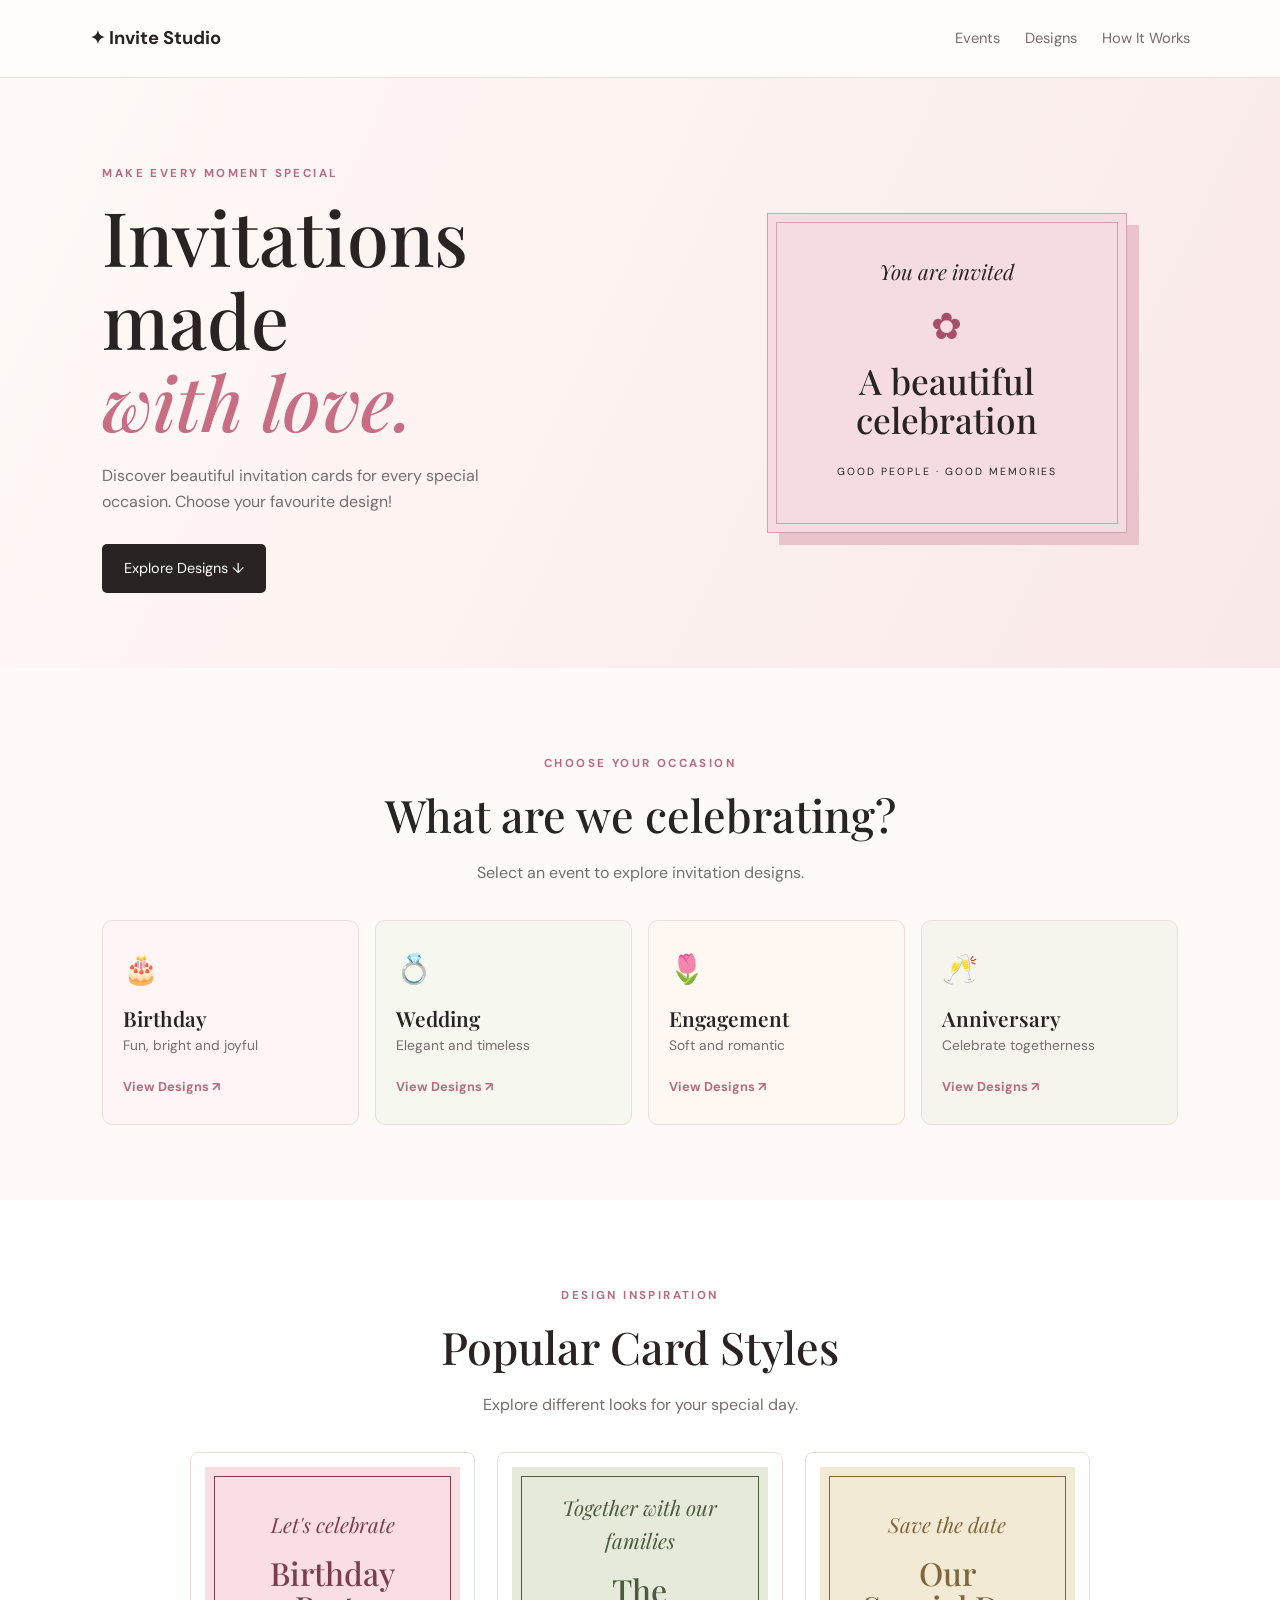
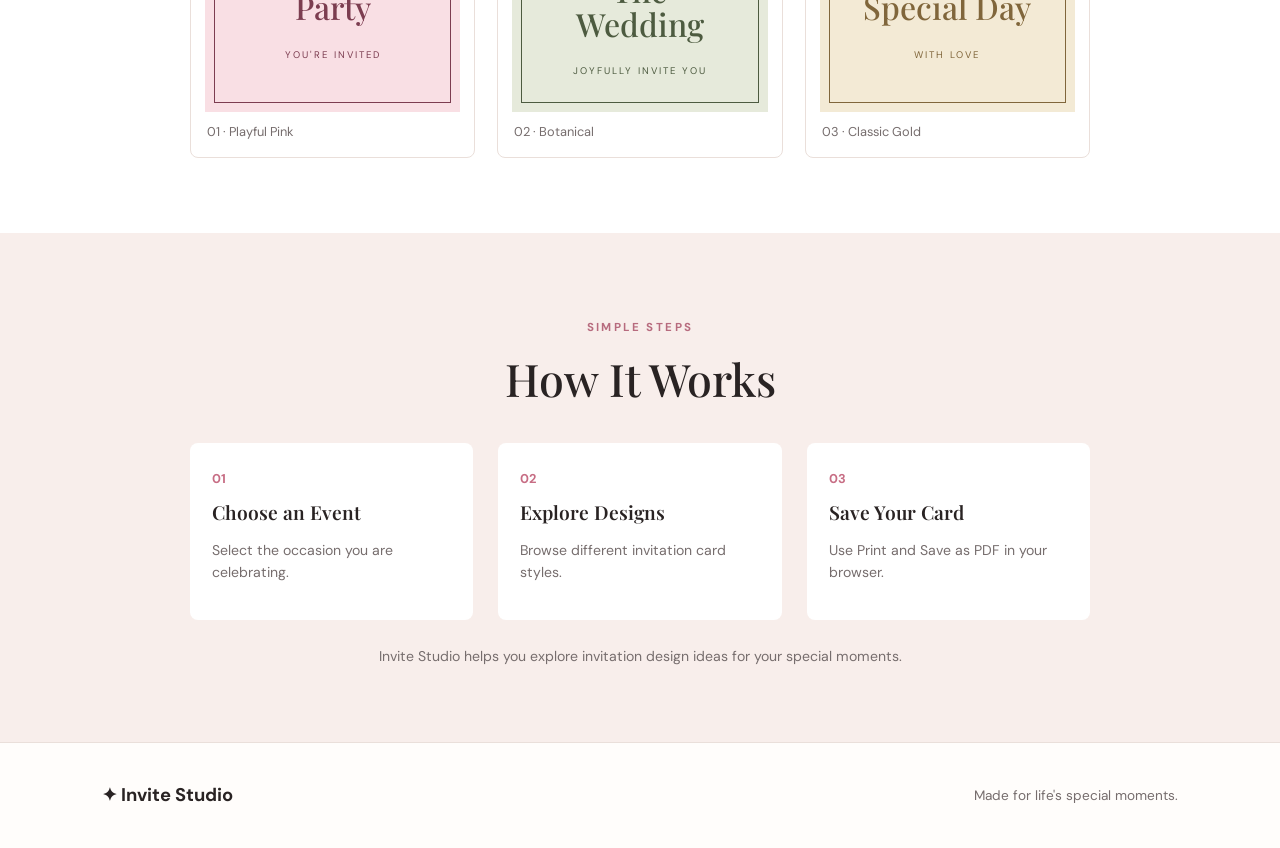
<file: index.html>
<!DOCTYPE html>
<html lang="en">
<head>
    <meta charset="UTF-8">
    <meta name="viewport" content="width=device-width, initial-scale=1.0">
    <title>Invite Studio | Invitation Card Maker</title>
    <link rel="stylesheet" href="./style.css">
</head>
<body>

<header class="site-header">
    <a class="brand" href="index.html">✦ Invite Studio</a>
    <nav>
        <a href="#events">Events</a>
        <a href="#gallery">Designs</a>
        <a href="#how">How It Works</a>
    </nav>
</header>

<main>
    <section class="hero">
        <div class="hero-copy">
            <p class="eyebrow">MAKE EVERY MOMENT SPECIAL</p>
            <h1>Invitations made<br><span>with love.</span></h1>
            <p class="hero-text">
                Discover beautiful invitation cards for every
                special occasion. Choose your favourite design!
            </p>
            <a class="primary-button" href="#events">Explore Designs ↓</a>
        </div>

        <div class="hero-card">
            <p class="script">You are invited</p>
            <div class="flower">✿</div>
            <h2>A beautiful<br>celebration</h2>
            <p>GOOD PEOPLE · GOOD MEMORIES</p>
        </div>
    </section>

    <section class="section" id="events">
        <div class="section-heading">
            <p class="eyebrow">CHOOSE YOUR OCCASION</p>
            <h2>What are we celebrating?</h2>
            <p>Select an event to explore invitation designs.</p>
        </div>

        <div class="event-grid">
            <a class="event-card birthday" href="birthday.html">
                <span>🎂</span>
                <h3>Birthday</h3>
                <p>Fun, bright and joyful</p>
                <b>View Designs ↗</b>
            </a>

            <a class="event-card wedding" href="wedding.html">
                <span>💍</span>
                <h3>Wedding</h3>
                <p>Elegant and timeless</p>
                <b>View Designs ↗</b>
            </a>

            <a class="event-card engagement" href="engagement.html">
                <span>🌷</span>
                <h3>Engagement</h3>
                <p>Soft and romantic</p>
                <b>View Designs ↗</b>
            </a>

            <a class="event-card anniversary" href="anniversary.html">
                <span>🥂</span>
                <h3>Anniversary</h3>
                <p>Celebrate togetherness</p>
                <b>View Designs ↗</b>
            </a>
        </div>
    </section>

    <section class="section gallery-section" id="gallery">
        <div class="section-heading">
            <p class="eyebrow">DESIGN INSPIRATION</p>
            <h2>Popular Card Styles</h2>
            <p>Explore different looks for your special day.</p>
        </div>

        <div class="sample-grid">
            <article class="sample-card sample-pink">
                <div class="sample-inner">
                    <p class="script">Let's celebrate</p>
                    <h3>Birthday<br>Party</h3>
                    <p>YOU'RE INVITED</p>
                </div>
                <p class="sample-label">01 · Playful Pink</p>
            </article>

            <article class="sample-card sample-green">
                <div class="sample-inner">
                    <p class="script">Together with our families</p>
                    <h3>The<br>Wedding</h3>
                    <p>JOYFULLY INVITE YOU</p>
                </div>
                <p class="sample-label">02 · Botanical</p>
            </article>

            <article class="sample-card sample-gold">
                <div class="sample-inner">
                    <p class="script">Save the date</p>
                    <h3>Our<br>Special Day</h3>
                    <p>WITH LOVE</p>
                </div>
                <p class="sample-label">03 · Classic Gold</p>
            </article>
        </div>
    </section>

    <section class="how-section" id="how">
        <p class="eyebrow">SIMPLE STEPS</p>
        <h2>How It Works</h2>

        <div class="steps">
            <div>
                <span>01</span>
                <h3>Choose an Event</h3>
                <p>Select the occasion you are celebrating.</p>
            </div>
            <div>
                <span>02</span>
                <h3>Explore Designs</h3>
                <p>Browse different invitation card styles.</p>
            </div>
            <div>
                <span>03</span>
                <h3>Save Your Card</h3>
                <p>Use Print and Save as PDF in your browser.</p>
            </div>
        </div>

        <p class="note">
            Invite Studio helps you explore invitation design ideas
            for your special moments.
        </p>
    </section>
</main>

<footer>
    <a class="brand" href="index.html">✦ Invite Studio</a>
    <p>Made for life's special moments.</p>
</footer>

</body>
</html>
</file>
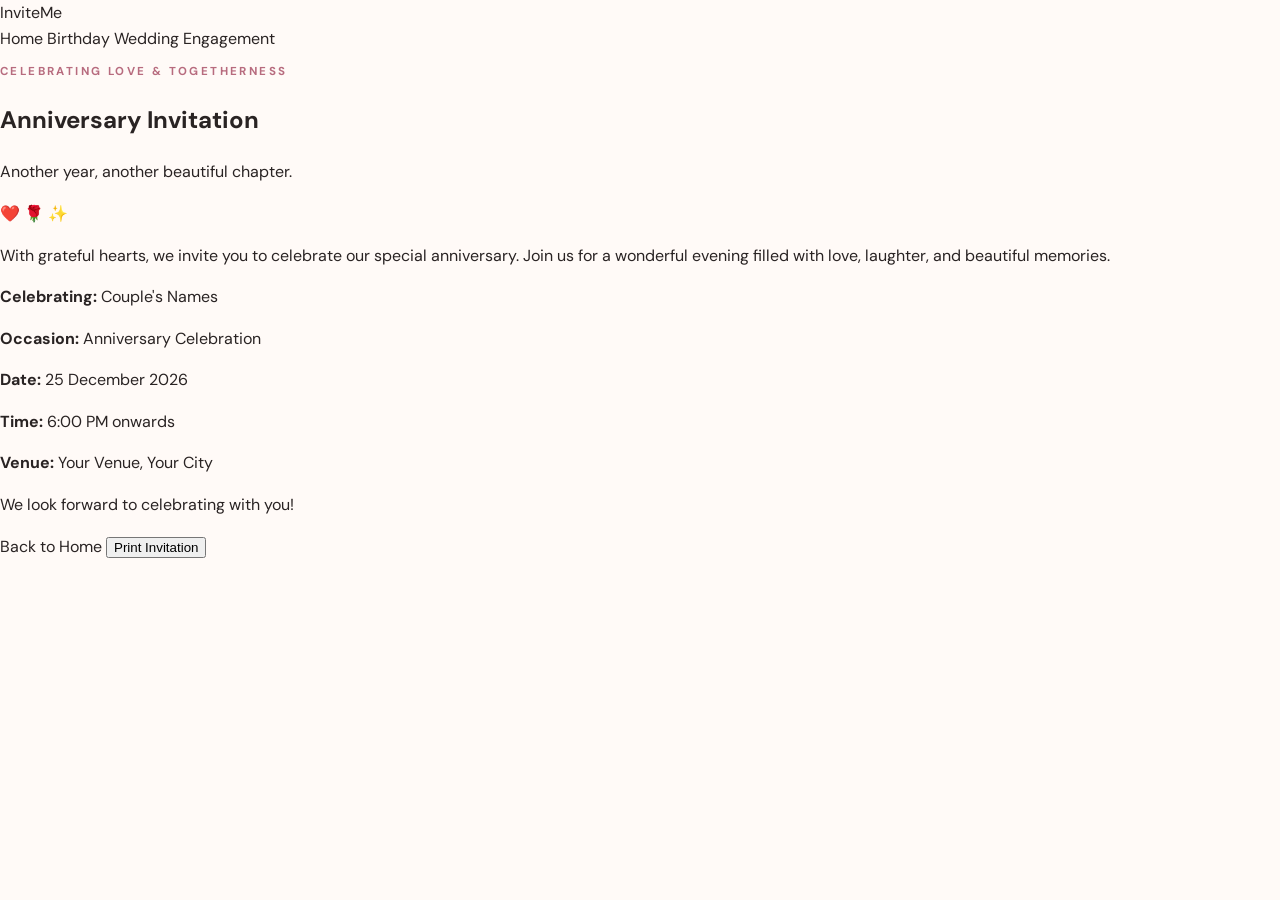
<file: anniversary.html>
<!DOCTYPE html>
<html lang="en">
<head>
  <meta charset="UTF-8">
  <meta name="viewport" content="width=device-width, initial-scale=1.0">
  <title>Anniversary Invitation</title>
  <link rel="stylesheet" href="./style.css">
</head>
<body class="invitation-page">

  <header class="header">
    <a class="logo" href="./index.html">Invite<span>Me</span></a>
    <nav>
      <a href="./index.html">Home</a>
      <a href="./birthday.html">Birthday</a>
      <a href="./wedding.html">Wedding</a>
      <a href="./engagement.html">Engagement</a>
    </nav>
  </header>

  <main class="invitation-container">
    <section class="invitation-card">
      <p class="eyebrow">CELEBRATING LOVE & TOGETHERNESS</p>
      <h1>Anniversary Invitation</h1>
      <p class="subtitle">Another year, another beautiful chapter.</p>

      <div class="invitation-decoration">❤️ 🌹 ✨</div>

      <p class="invitation-message">
        With grateful hearts, we invite you to celebrate our special
        anniversary. Join us for a wonderful evening filled with love,
        laughter, and beautiful memories.
      </p>

      <div class="event-details">
        <p><strong>Celebrating:</strong> Couple's Names</p>
        <p><strong>Occasion:</strong> Anniversary Celebration</p>
        <p><strong>Date:</strong> 25 December 2026</p>
        <p><strong>Time:</strong> 6:00 PM onwards</p>
        <p><strong>Venue:</strong> Your Venue, Your City</p>
      </div>

      <p class="closing">We look forward to celebrating with you!</p>

      <a class="button" href="./index.html">Back to Home</a>
      <button class="button" onclick="window.print()">Print Invitation</button>
    </section>
  </main>

</body>
</html>
</file>
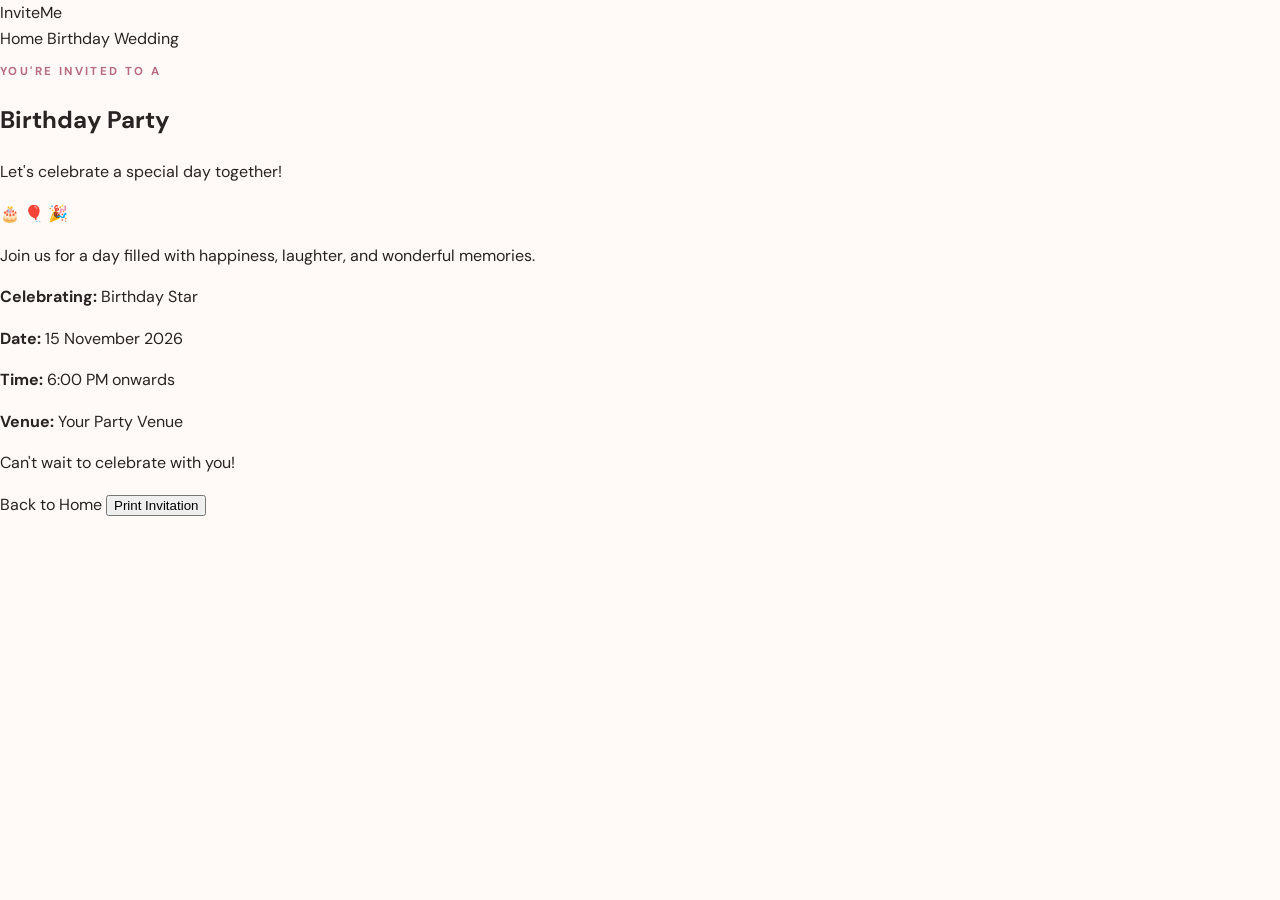
<file: birthday.html>
<!DOCTYPE html>
<html lang="en">
<head>
  <meta charset="UTF-8">
  <meta name="viewport" content="width=device-width, initial-scale=1.0">
  <title>Birthday Invitation</title>
  <link rel="stylesheet" href="./style.css">
</head>
<body class="invitation-page">

  <header class="header">
    <a class="logo" href="./index.html">Invite<span>Me</span></a>
    <nav>
      <a href="./index.html">Home</a>
      <a href="./birthday.html">Birthday</a>
      <a href="./wedding.html">Wedding</a>
    </nav>
  </header>

  <main class="invitation-container">
    <section class="invitation-card">
      <p class="eyebrow">YOU'RE INVITED TO A</p>
      <h1>Birthday Party</h1>
      <p class="subtitle">Let's celebrate a special day together!</p>

      <div class="invitation-decoration">🎂 🎈 🎉</div>

      <p class="invitation-message">
        Join us for a day filled with happiness, laughter, and wonderful memories.
      </p>

      <div class="event-details">
        <p><strong>Celebrating:</strong> Birthday Star</p>
        <p><strong>Date:</strong> 15 November 2026</p>
        <p><strong>Time:</strong> 6:00 PM onwards</p>
        <p><strong>Venue:</strong> Your Party Venue</p>
      </div>

      <p class="closing">Can't wait to celebrate with you!</p>

      <a class="button" href="./index.html">Back to Home</a>
      <button class="button" onclick="window.print()">Print Invitation</button>
    </section>
  </main>

</body>
</html>
</file>
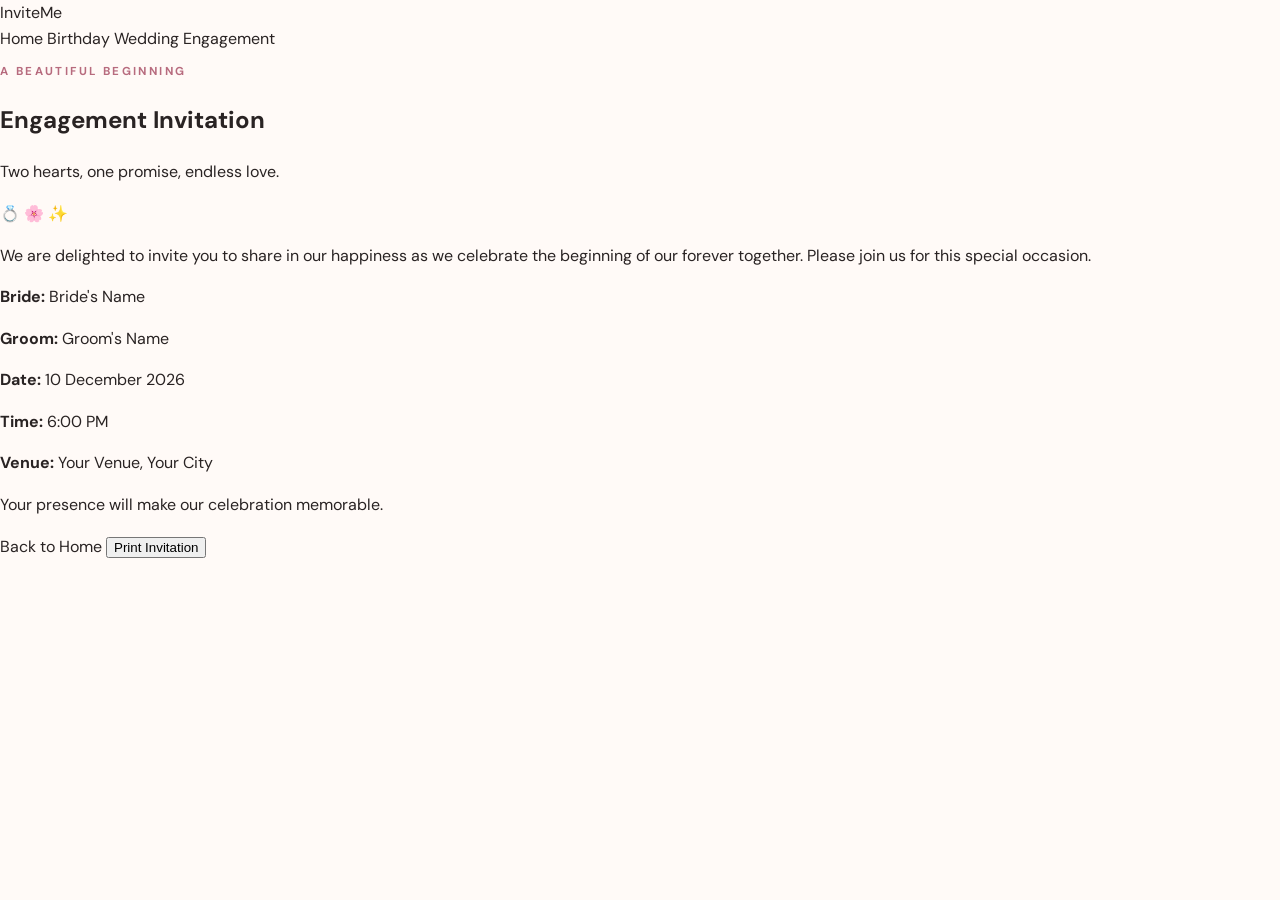
<file: engagement.html>
<!DOCTYPE html>
<html lang="en">
<head>
  <meta charset="UTF-8">
  <meta name="viewport" content="width=device-width, initial-scale=1.0">
  <title>Engagement Invitation</title>
  <link rel="stylesheet" href="./style.css">
</head>
<body class="invitation-page">

  <header class="header">
    <a class="logo" href="./index.html">Invite<span>Me</span></a>
    <nav>
      <a href="./index.html">Home</a>
      <a href="./birthday.html">Birthday</a>
      <a href="./wedding.html">Wedding</a>
      <a href="./engagement.html">Engagement</a>
    </nav>
  </header>

  <main class="invitation-container">
    <section class="invitation-card">
      <p class="eyebrow">A BEAUTIFUL BEGINNING</p>
      <h1>Engagement Invitation</h1>
      <p class="subtitle">Two hearts, one promise, endless love.</p>

      <div class="invitation-decoration">💍 🌸 ✨</div>

      <p class="invitation-message">
        We are delighted to invite you to share in our happiness
        as we celebrate the beginning of our forever together.
        Please join us for this special occasion.
      </p>

      <div class="event-details">
        <p><strong>Bride:</strong> Bride's Name</p>
        <p><strong>Groom:</strong> Groom's Name</p>
        <p><strong>Date:</strong> 10 December 2026</p>
        <p><strong>Time:</strong> 6:00 PM</p>
        <p><strong>Venue:</strong> Your Venue, Your City</p>
      </div>

      <p class="closing">Your presence will make our celebration memorable.</p>

      <a class="button" href="./index.html">Back to Home</a>
      <button class="button" onclick="window.print()">Print Invitation</button>
    </section>
  </main>

</body>
</html>
</file>
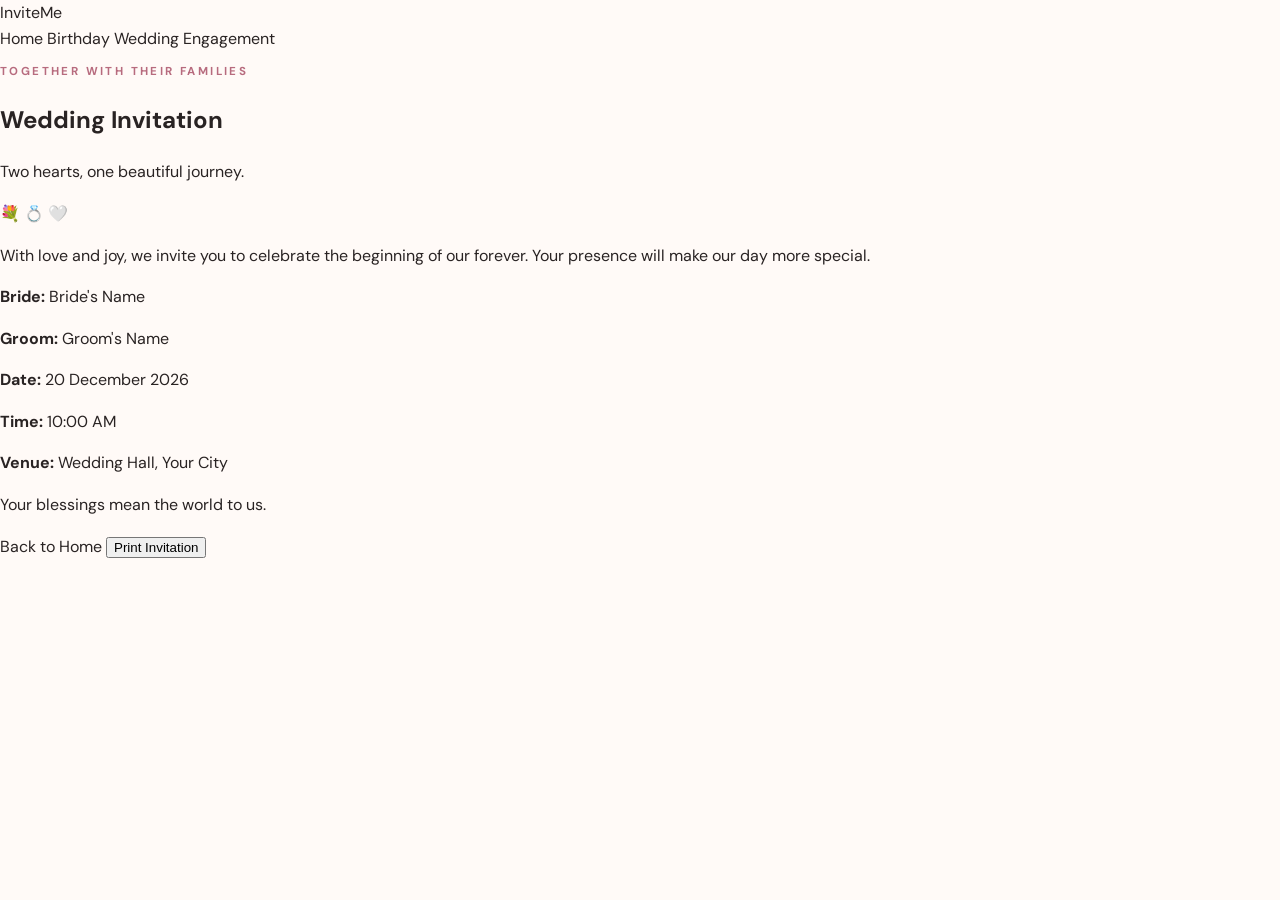
<file: wedding.html>
<!DOCTYPE html>
<html lang="en">
<head>
  <meta charset="UTF-8">
  <meta name="viewport" content="width=device-width, initial-scale=1.0">
  <title>Wedding Invitation</title>
  <link rel="stylesheet" href="./style.css">
</head>
<body class="invitation-page">

  <header class="header">
    <a class="logo" href="./index.html">Invite<span>Me</span></a>
    <nav>
      <a href="./index.html">Home</a>
      <a href="./birthday.html">Birthday</a>
      <a href="./wedding.html">Wedding</a>
      <a href="./engagement.html">Engagement</a>
    </nav>
  </header>

  <main class="invitation-container">
    <section class="invitation-card">
      <p class="eyebrow">TOGETHER WITH THEIR FAMILIES</p>
      <h1>Wedding Invitation</h1>
      <p class="subtitle">Two hearts, one beautiful journey.</p>

      <div class="invitation-decoration">💐 💍 🤍</div>

      <p class="invitation-message">
        With love and joy, we invite you to celebrate the beginning
        of our forever. Your presence will make our day more special.
      </p>

      <div class="event-details">
        <p><strong>Bride:</strong> Bride's Name</p>
        <p><strong>Groom:</strong> Groom's Name</p>
        <p><strong>Date:</strong> 20 December 2026</p>
        <p><strong>Time:</strong> 10:00 AM</p>
        <p><strong>Venue:</strong> Wedding Hall, Your City</p>
      </div>

      <p class="closing">Your blessings mean the world to us.</p>

      <a class="button" href="./index.html">Back to Home</a>
      <button class="button" onclick="window.print()">Print Invitation</button>
    </section>
  </main>

</body>
</html>
</file>
<file: style.css>
@import url('https://fonts.googleapis.com/css2?family=DM+Sans:wght@400;500;600;700&family=Playfair+Display:wght@400;500;600;700&display=swap');

:root {
    --ink: #292323;
    --muted: #766d6d;
    --paper: #fffaf7;
    --rose: #d7778c;
    --line: #eadfda;
}

* {
    box-sizing: border-box;
}

html {
    scroll-behavior: smooth;
}

body {
    margin: 0;
    background: var(--paper);
    color: var(--ink);
    font-family: 'DM Sans', Arial, sans-serif;
    line-height: 1.6;
}

a {
    color: inherit;
    text-decoration: none;
}

/* HEADER */

.site-header {
    min-height: 78px;
    padding: 15px 7%;
    display: flex;
    align-items: center;
    justify-content: space-between;
    border-bottom: 1px solid var(--line);
    background: #fffdfb;
}

.brand {
    font-weight: 700;
    font-size: 1.15rem;
}

.site-header nav {
    display: flex;
    gap: 25px;
    color: var(--muted);
    font-size: 0.92rem;
}

.site-header nav a:hover {
    color: var(--rose);
}

/* HERO SECTION */

.hero {
    padding: 75px 8%;
    display: grid;
    grid-template-columns: 1.1fr 0.9fr;
    align-items: center;
    gap: 50px;
    background: linear-gradient(115deg, #fffaf7, #f9e9e8);
}

.eyebrow {
    font-size: 0.72rem;
    letter-spacing: 2.4px;
    font-weight: 700;
    color: #b76b7e;
}

.hero h1,
.event-page h1 {
    font-family: 'Playfair Display', Georgia, serif;
    font-weight: 500;
    font-size: clamp(2.7rem, 6vw, 4.7rem);
    line-height: 1.1;
    margin: 12px 0 20px;
}

.hero h1 span,
.event-page h1 span {
    color: #c76d84;
    font-style: italic;
}

.hero-text {
    max-width: 430px;
    color: var(--muted);
    margin-bottom: 30px;
}

.primary-button {
    display: inline-block;
    background: var(--ink);
    color: white;
    padding: 13px 22px;
    border-radius: 5px;
    font-size: 0.9rem;
}

.primary-button:hover {
    background: #68414a;
}

/* DECORATIVE CARD */

.hero-card {
    min-height: 320px;
    max-width: 360px;
    width: 100%;
    justify-self: center;
    background: #f5dce0;
    border: 1px solid #d5a1aa;
    padding: 35px 25px;
    display: flex;
    flex-direction: column;
    justify-content: center;
    align-items: center;
    text-align: center;
    outline: 1px solid #d5a1aa;
    outline-offset: -10px;
    box-shadow: 12px 12px 0 #e9c4ca;
}

.script {
    font-family: 'Playfair Display', Georgia, serif;
    font-style: italic;
    font-size: 1.3rem;
    margin: 0 0 8px;
}

.flower {
    font-size: 2.3rem;
    color: #a54f69;
}

.hero-card h2 {
    font: 500 2.2rem/1.12 'Playfair Display', Georgia, serif;
    margin: 5px 0 14px;
}

.hero-card > p:last-child {
    font-size: 0.65rem;
    letter-spacing: 2px;
}

/* COMMON SECTIONS */

.section {
    padding: 75px 8%;
}

.section-heading {
    text-align: center;
    margin-bottom: 35px;
}

.section-heading h2,
.how-section h2 {
    font: 500 clamp(1.9rem, 4vw, 2.8rem)
        'Playfair Display', Georgia, serif;
    margin: 6px 0 8px;
}

.section-heading > p:last-child {
    color: var(--muted);
}

/* EVENT CARDS */

.event-grid {
    display: grid;
    grid-template-columns: repeat(4, 1fr);
    gap: 16px;
}

.event-card {
    border: 1px solid var(--line);
    border-radius: 10px;
    padding: 25px 20px;
    background: white;
    transition: transform 0.2s, box-shadow 0.2s;
}

.event-card:hover {
    transform: translateY(-4px);
    box-shadow: 0 10px 25px #38212112;
}

.event-card span {
    font-size: 1.8rem;
}

.event-card h3 {
    font: 600 1.3rem 'Playfair Display', Georgia, serif;
    margin: 12px 0 2px;
}

.event-card p {
    font-size: 0.86rem;
    color: var(--muted);
    margin: 0 0 17px;
}

.event-card b {
    font-size: 0.8rem;
    color: #b76b7e;
}

.birthday {
    background: #fff5f6;
}

.wedding {
    background: #f6f8ef;
}

.engagement {
    background: #fff8f2;
}

.anniversary {
    background: #f7f4ee;
}

/* DESIGN GALLERY */

.gallery-section {
    background: #fff;
}

.sample-grid {
    display: grid;
    grid-template-columns: repeat(3, 1fr);
    gap: 22px;
    max-width: 900px;
    margin: auto;
}

.sample-card {
    padding: 14px;
    border: 1px solid var(--line);
    border-radius: 8px;
    background: white;
}

.sample-inner {
    min-height: 245px;
    display: flex;
    flex-direction: column;
    align-items: center;
    justify-content: center;
    text-align: center;
    outline: 1px solid currentColor;
    outline-offset: -10px;
    padding: 20px;
}

.sample-inner h3 {
    font: 500 2rem/1.08 'Playfair Display', Georgia, serif;
    margin: 7px 0 12px;
}

.sample-inner > p:last-child {
    font-size: 0.6rem;
    letter-spacing: 2px;
}

.sample-label {
    margin: 10px 2px 0;
    font-size: 0.8rem;
    color: var(--muted);
}

.sample-pink .sample-inner {
    background: #f9dfe4;
    color: #7c3d50;
}

.sample-green .sample-inner {
    background: #e6eadb;
    color: #4d5b40;
}

.sample-gold .sample-inner {
    background: #f3ead5;
    color: #80663b;
}

/* HOW IT WORKS */

.how-section {
    padding: 75px 8%;
    text-align: center;
    background: #f8eeeb;
}

.steps {
    display: grid;
    grid-template-columns: repeat(3, 1fr);
    gap: 25px;
    margin: 35px auto 25px;
    max-width: 900px;
    text-align: left;
}

.steps > div {
    padding: 22px;
    background: white;
    border-radius: 8px;
}

.steps span {
    color: #c76d84;
    font-weight: 700;
    font-size: 0.8rem;
}

.steps h3 {
    font: 600 1.2rem 'Playfair Display', Georgia, serif;
    margin: 8px 0;
}

.steps p,
.note {
    font-size: 0.88rem;
    color: var(--muted);
}

.note {
    max-width: 760px;
    margin: 24px auto 0;
}

/* FOOTER */

footer {
    padding: 28px 8%;
    display: flex;
    justify-content: space-between;
    align-items: center;
    border-top: 1px solid var(--line);
    background: #fffdfb;
}

footer p {
    font-size: 0.85rem;
    color: var(--muted);
}

/* EVENT PAGES */

.event-page {
    padding: 44px 8% 70px;
}

.back-link {
    font-size: 0.9rem;
    color: var(--muted);
}

.event-page > .eyebrow {
    margin-top: 32px;
}

.event-page h1 {
    font-size: clamp(2.4rem, 5vw, 3.8rem);
    margin-bottom: 10px;
}

.page-intro {
    color: var(--muted);
    margin-bottom: 32px;
}

.design-grid {
    display: grid;
    grid-template-columns: repeat(3, 1fr);
    gap: 22px;
}

.invitation {
    padding: 14px;
    background: white;
    border: 1px solid var(--line);
    border-radius: 8px;
}

.invitation-content {
    min-height: 340px;
    padding: 25px 15px;
    display: flex;
    flex-direction: column;
    justify-content: center;
    align-items: center;
    text-align: center;
    outline: 1px solid currentColor;
    outline-offset: -10px;
}

.invitation-content h2 {
    font: 500 2rem/1.12 'Playfair Display', Georgia, serif;
    margin: 8px 0 14px;
}

.invitation-content > p:not(.script) {
    font-size: 0.58rem;
    letter-spacing: 1.6px;
}

.details {
    font-size: 0.68rem;
    line-height: 1.9;
    letter-spacing: 0.7px;
    margin-top: 14px;
}

.design-name {
    font-size: 0.8rem;
    color: var(--muted);
    margin: 10px 2px 0;
}

/* BIRTHDAY DESIGNS */

.invite-birthday-pink .invitation-content {
    background: #f8dce4;
    color: #843f58;
}

.invite-birthday-blue .invitation-content {
    background: #dce8f3;
    color: #2d4f70;
}

.invite-birthday-lilac .invitation-content {
    background: #e9e0f2;
    color: #5e4c78;
}

/* WEDDING DESIGNS */

.invite-wedding-green .invitation-content {
    background: #e4eadb;
    color: #455b42;
}

.invite-wedding-cream .invitation-content {
    background: #f6f0e4;
    color: #77613e;
}

.invite-wedding-red .invitation-content {
    background: #ead7d5;
    color: #743d45;
}

/* ENGAGEMENT DESIGNS */

.invite-engage-rose .invitation-content {
    background: #f3dfe1;
    color: #8b5360;
}

.invite-engage-lavender .invitation-content {
    background: #e8e1f3;
    color: #66517d;
}

.invite-engage-peach .invitation-content {
    background: #f9e2d3;
    color: #9a6047;
}

/* ANNIVERSARY DESIGNS */

.invite-anniv-gold .invitation-content {
    background: #f2e7c9;
    color: #826b35;
}

.invite-anniv-blue .invitation-content {
    background: #dce4ef;
    color: #344d70;
}

.invite-anniv-blush .invitation-content {
    background: #f4dfe1;
    color: #87505a;
}

/* RESPONSIVE DESIGN */

@media (max-width: 800px) {
    .hero {
        grid-template-columns: 1fr;
        padding: 55px 7%;
        gap: 35px;
    }

    .hero-card {
        max-width: 320px;
    }

    .event-grid {
        grid-template-columns: repeat(2, 1fr);
    }

    .design-grid {
        grid-template-columns: repeat(2, 1fr);
    }

    .sample-grid {
        grid-template-columns: 1fr;
        max-width: 360px;
    }

    .steps {
        grid-template-columns: 1fr;
    }

    .section,
    .how-section {
        padding: 55px 7%;
    }
}

@media (max-width: 520px) {
    .site-header {
        padding: 15px 5%;
        gap: 12px;
        flex-wrap: wrap;
    }

    .site-header nav {
        gap: 12px;
        font-size: 0.8rem;
    }

    .brand {
        font-size: 1rem;
    }

    .event-grid,
    .design-grid {
        grid-template-columns: 1fr;
    }

    .event-page {
        padding: 30px 5% 50px;
    }

    .invitation-content {
        min-height: 320px;
    }

    footer {
        padding: 24px 5%;
        gap: 12px;
        align-items: flex-start;
        flex-direction: column;
    }
}

/* PRINT */

@media print {
    .site-header,
    footer,
    .back-link,
    .print-tip,
    .design-name {
        display: none !important;
    }

    body {
        background: white;
    }

    .event-page {
        padding: 0;
    }

    .design-grid {
        grid-template-columns: repeat(2, 1fr);
        gap: 10px;
    }

    .invitation {
        break-inside: avoid;
        border: 0;
    }

    .invitation-content {
        min-height: 320px;
    }
}
</file>
